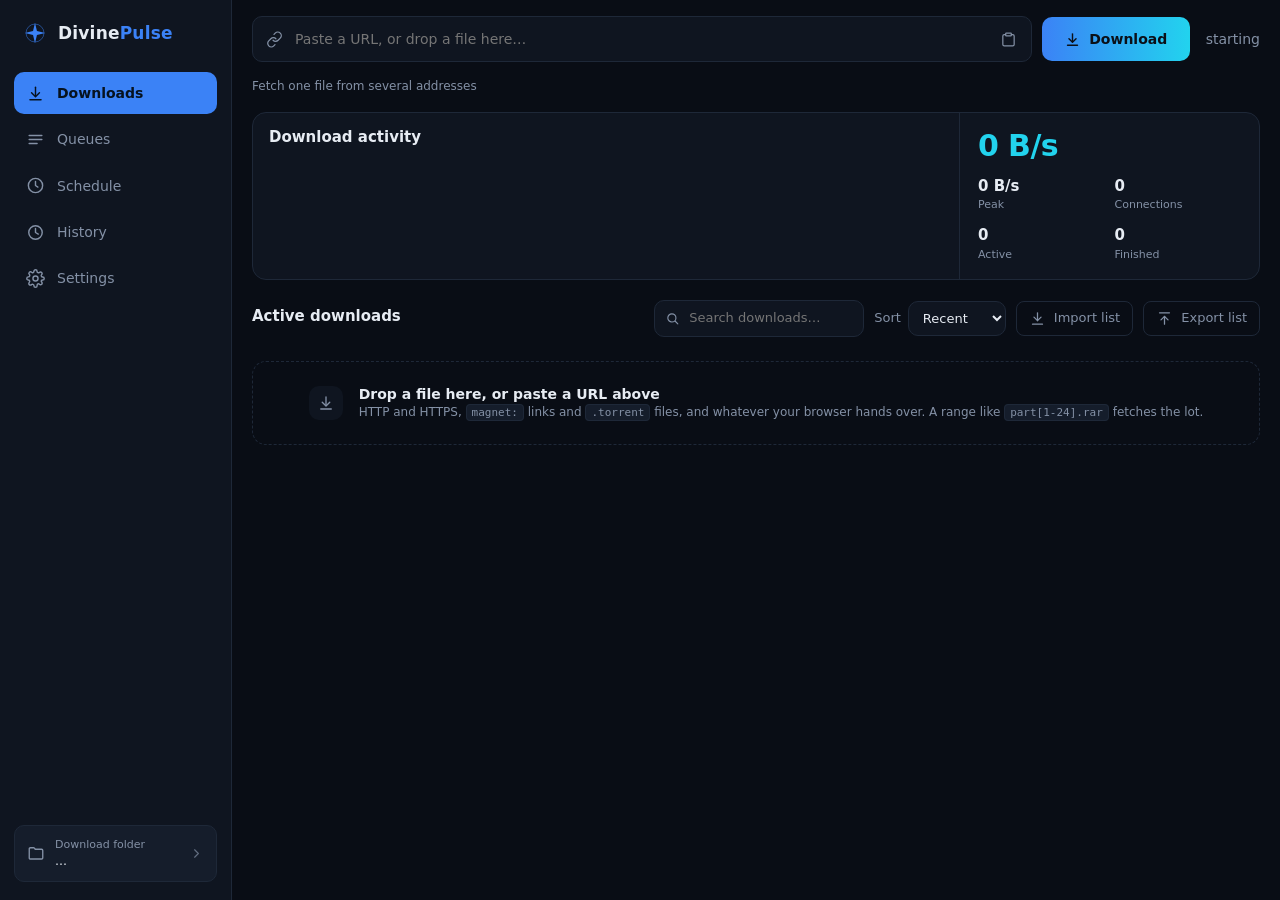
<file: app/ui/index.html>
<!doctype html>
<html lang="en">
  <head>
    <meta charset="utf-8" />
    <meta name="viewport" content="width=device-width, initial-scale=1" />
    <title>DivinePulse</title>
    <link rel="stylesheet" href="styles.css" />
  </head>
  <body>
    <div class="shell">
      <!-- Navigation down the side rather than across the top: the window is
           far wider than it is tall, so the row the tabs used to take is
           worth more to the list than it was to them. -->
      <aside class="sidebar">
        <div class="brand">
          <svg class="mark" viewBox="0 0 32 32" aria-hidden="true">
            <circle cx="16" cy="16" r="11" fill="none" stroke="currentColor" stroke-width="1.2" opacity=".5" />
            <path d="M16 3.5 18.4 13.6 28.5 16 18.4 18.4 16 28.5 13.6 18.4 3.5 16 13.6 13.6z" fill="currentColor" />
          </svg>
          <span class="brand-name">Divine<span class="brand-accent">Pulse</span></span>
        </div>

        <nav class="nav" role="tablist" aria-label="Sections">
          <button
            id="tab-active"
            class="nav-item is-active"
            data-tab="active"
            role="tab"
            aria-selected="true"
            aria-controls="panel-active"
          >
            <svg viewBox="0 0 24 24" aria-hidden="true"><path d="M12 4v11" /><path d="m7 11 5 5 5-5" /><path d="M5 20h14" /></svg>
            <span>Downloads</span>
          </button>
          <button
            id="tab-queues"
            class="nav-item"
            data-tab="queues"
            role="tab"
            aria-selected="false"
            aria-controls="panel-queues"
          >
            <svg viewBox="0 0 24 24" aria-hidden="true"><path d="M4 7h16" /><path d="M4 12h16" /><path d="M4 17h10" /></svg>
            <span>Queues</span>
          </button>
          <button
            id="tab-schedule"
            class="nav-item"
            data-tab="schedule"
            role="tab"
            aria-selected="false"
            aria-controls="panel-schedule"
          >
            <svg viewBox="0 0 24 24" aria-hidden="true"><circle cx="12" cy="12" r="9" /><path d="M12 7v5l3 2" /></svg>
            <span>Schedule</span>
          </button>
          <button
            id="tab-history"
            class="nav-item"
            data-tab="history"
            role="tab"
            aria-selected="false"
            aria-controls="panel-history"
          >
            <svg viewBox="0 0 24 24" aria-hidden="true"><circle cx="12" cy="12" r="8.5" /><path d="M12 7v5l3.5 2" /></svg>
            <span>History</span>
          </button>
          <button
            id="tab-settings"
            class="nav-item"
            data-tab="settings"
            role="tab"
            aria-selected="false"
            aria-controls="panel-settings"
          >
            <svg viewBox="0 0 24 24" aria-hidden="true"><circle cx="12" cy="12" r="3.2" /><path d="M19.4 14.5a1.7 1.7 0 0 0 .34 1.88l.06.06a2 2 0 1 1-2.84 2.83l-.06-.06a1.7 1.7 0 0 0-1.88-.33 1.7 1.7 0 0 0-1 1.56V21a2 2 0 1 1-4 0v-.1a1.7 1.7 0 0 0-1.1-1.55 1.7 1.7 0 0 0-1.88.33l-.06.06a2 2 0 1 1-2.83-2.83l.06-.06a1.7 1.7 0 0 0 .33-1.88 1.7 1.7 0 0 0-1.56-1H3a2 2 0 1 1 0-4h.1a1.7 1.7 0 0 0 1.55-1.1 1.7 1.7 0 0 0-.33-1.88l-.06-.06a2 2 0 1 1 2.83-2.83l.06.06a1.7 1.7 0 0 0 1.88.33H9a1.7 1.7 0 0 0 1-1.56V3a2 2 0 1 1 4 0v.1a1.7 1.7 0 0 0 1 1.56 1.7 1.7 0 0 0 1.88-.33l.06-.06a2 2 0 1 1 2.83 2.83l-.06.06a1.7 1.7 0 0 0-.33 1.88V9a1.7 1.7 0 0 0 1.56 1H21a2 2 0 1 1 0 4h-.1a1.7 1.7 0 0 0-1.5 1.1z" /></svg>
            <span>Settings</span>
          </button>
        </nav>

        <!-- Where things land, in reach from wherever you are rather than
             only from the settings pane. -->
        <button id="sidebar-folder" class="folder-card" type="button">
          <svg viewBox="0 0 24 24" aria-hidden="true"><path d="M3 6.5A1.5 1.5 0 0 1 4.5 5h4.3a1.5 1.5 0 0 1 1.1.48L11 7h8.5A1.5 1.5 0 0 1 21 8.5v10a1.5 1.5 0 0 1-1.5 1.5h-15A1.5 1.5 0 0 1 3 18.5z" /></svg>
          <span class="folder-text">
            <small>Download folder</small>
            <span id="sidebar-folder-path">…</span>
          </span>
          <svg class="chev" viewBox="0 0 24 24" aria-hidden="true"><path d="m9 6 6 6-6 6" /></svg>
        </button>
      </aside>

      <div class="content">
        <header class="topbar">
          <form id="add" class="add">
            <!-- The field and the two marks that sit inside it, wrapped so
                 they are positioned against the field rather than the form.
                 The form's right-hand edge is not a fixed thing: the queue
                 picker appears there the moment a queue exists, and a button
                 placed by eye from that edge landed on top of it. -->
            <span class="add-field">
              <svg class="add-mark" viewBox="0 0 24 24" aria-hidden="true"><path d="M10 13a5 5 0 0 0 7.1.1l3-3a5 5 0 0 0-7.1-7.1L11.3 4.7" /><path d="M14 11a5 5 0 0 0-7.1-.1l-3 3a5 5 0 0 0 7.1 7.1l1.7-1.7" /></svg>
              <input
                id="url"
                type="url"
                placeholder="Paste a URL, or drop a file here…"
                spellcheck="false"
                autocomplete="off"
              />
              <button type="button" id="paste" class="in-field" title="Paste from the clipboard">
                <svg viewBox="0 0 24 24" aria-hidden="true"><rect x="8" y="3" width="8" height="4" rx="1" /><path d="M16 5h2a2 2 0 0 1 2 2v12a2 2 0 0 1-2 2H6a2 2 0 0 1-2-2V7a2 2 0 0 1 2-2h2" /></svg>
                <span class="sr-only">Paste from the clipboard</span>
              </button>
            </span>
            <!-- Hidden until there is a queue to choose. Somebody who never
                 makes one should never see a control asking which they want. -->
            <label id="queue-pick-wrap" class="queue-pick" hidden>
              <span class="sr-only">Queue</span>
              <select id="queue-pick" title="Put this download in a queue">
                <option value="">No queue</option>
              </select>
            </label>
            <!-- Only for an archive, and only before downloading one: the
                 whole point is seeing what is in it without fetching it. -->
            <button type="button" id="peek" class="ghost with-icon" hidden>
              <svg viewBox="0 0 24 24" aria-hidden="true"><path d="M2 12s3.5-7 10-7 10 7 10 7-3.5 7-10 7-10-7-10-7z" /><circle cx="12" cy="12" r="3" /></svg>
              <span>Look inside</span>
            </button>
            <!-- For a page rather than a file. Shown for any web address,
                 because a directory listing has no extension and a page
                 often has one: the address cannot tell them apart, and the
                 engine checks the content type before parsing anything. -->
            <button type="button" id="grab" class="ghost with-icon" hidden>
              <svg viewBox="0 0 24 24" aria-hidden="true"><path d="M10 13a5 5 0 0 0 7 0l2-2a5 5 0 0 0-7-7l-1 1" /><path d="M14 11a5 5 0 0 0-7 0l-2 2a5 5 0 0 0 7 7l1-1" /></svg>
              <span>Get links</span>
            </button>
            <button type="submit" class="primary">
              <svg viewBox="0 0 24 24" aria-hidden="true"><path d="M12 4v11" /><path d="m7 11 5 5 5-5" /><path d="M5 20h14" /></svg>
              <span>Download</span>
            </button>
          </form>

          <div class="status">
            <span id="engine-text">starting</span>
          </div>
        </header>

        <!-- Behind a disclosure, and closed by default: having two addresses
             for one file is a rare thing to have, and this must not be
             mistaken for the URL field's own `[1-100]` expansion, which makes
             a hundred *different* downloads rather than one faster one. -->
        <details id="mirrors-wrap" class="mirrors">
          <summary>Fetch one file from several addresses</summary>
          <label class="sr-only" for="mirrors">Other addresses, one per line</label>
          <textarea
            id="mirrors"
            rows="2"
            placeholder="One address per line, each serving the same file as the one above."
            spellcheck="false"
            autocomplete="off"
          ></textarea>
          <p class="mirrors-note">
            Each is checked against the address above before any of them is
            used: the same length, and the same bytes at both ends of the
            file. One that disagrees is reported and left out rather than
            mixed in.
          </p>
        </details>

        <!-- The machine is about to be taken away, and until this existed
             the only place that was said was the process's stderr, which
             nobody running a windowed app ever sees. Above the panels and
             not inside one, because which tab happens to be open has
             nothing to do with whether the PC is about to shut down. -->
        <section id="armed" class="armed" hidden role="alert">
          <p id="armed-text"></p>
          <button type="button" id="armed-cancel" class="primary">Don't</button>
        </section>

        <!-- Pairing is a security decision, so it interrupts rather than sitting
             in a settings pane the user may never open. -->
        <section id="pairing" class="pairing" hidden></section>

        <!-- Things the user opened with this app that it could not act on. Said
             in the window rather than a toast, because a toast is gone in four
             seconds and this is the only explanation there will be. -->
        <section id="notices" class="notices" hidden></section>

        <main>
          <section id="panel-active" class="panel" role="tabpanel" aria-labelledby="tab-active">
            <div class="activity">
              <div class="activity-chart">
                <h2>Download activity</h2>
                <canvas id="graph" height="96"></canvas>
                <div id="graph-tip" class="graph-tip" hidden></div>
              </div>
              <div class="activity-stats">
                <div id="speed-now" class="stat-big">0 B/s</div>
                <!-- Four numbers, each one the engine actually measures. A
                     download manager has nothing to say about upload. -->
                <div class="stat-grid">
                  <div class="stat">
                    <span id="stat-peak" class="stat-value">0 B/s</span>
                    <small>Peak</small>
                  </div>
                  <div class="stat">
                    <span id="speed-conns" class="stat-value">0</span>
                    <small>Connections</small>
                  </div>
                  <div class="stat">
                    <span id="stat-active" class="stat-value">0</span>
                    <small>Active</small>
                  </div>
                  <div class="stat">
                    <span id="stat-done" class="stat-value">0</span>
                    <small>Finished</small>
                  </div>
                </div>
              </div>
            </div>

            <div class="list-head">
              <h2>Active downloads <span id="active-count" class="count"></span></h2>
              <div class="list-tools">
                <label class="search">
                  <svg viewBox="0 0 24 24" aria-hidden="true"><circle cx="11" cy="11" r="6.5" /><path d="m16 16 4.5 4.5" /></svg>
                  <input id="search" type="search" placeholder="Search downloads…" autocomplete="off" />
                  <span class="sr-only">Search downloads</span>
                </label>
                <label class="sort">
                  <span class="sort-label">Sort</span>
                  <select id="sort">
                    <option value="recent">Recent</option>
                    <option value="name">Name</option>
                    <option value="size">Size</option>
                    <option value="progress">Progress</option>
                  </select>
                </label>
                <!-- A list, not a session. Export writes what is still to
                     download in aria2's input-file format, so the file is
                     one aria2c reads too; import takes that, a bare list of
                     addresses, or an .ef2 from IDM. -->
                <button type="button" id="import-list" class="ghost with-icon" title="Queue the downloads in a text list, or in an .ef2 exported from IDM.">
                  <svg viewBox="0 0 24 24" aria-hidden="true"><path d="M12 4v11" /><path d="m7 10 5 5 5-5" /><path d="M5 20h14" /></svg>
                  <span>Import list</span>
                </button>
                <button type="button" id="export-list" class="ghost with-icon" title="Write everything still to download out as a text list, with its mirrors.">
                  <svg viewBox="0 0 24 24" aria-hidden="true"><path d="M12 20V9" /><path d="m7 14 5-5 5 5" /><path d="M5 4h14" /></svg>
                  <span>Export list</span>
                </button>
              </div>
            </div>

            <div id="jobs" class="jobs"></div>

            <div id="dropzone" class="dropzone">
              <svg viewBox="0 0 24 24" aria-hidden="true"><path d="M12 4v11" /><path d="m7 11 5 5 5-5" /><path d="M5 20h14" /></svg>
              <div class="dropzone-text">
                <strong>Drop a file here, or paste a URL above</strong>
                <small>HTTP and HTTPS, <code>magnet:</code> links and <code>.torrent</code> files, and whatever your browser hands over. A range like <code>part[1-24].rar</code> fetches the lot.</small>
              </div>
            </div>

            <details id="done-wrap" class="done" open hidden>
              <summary>
                <svg class="chev" viewBox="0 0 24 24" aria-hidden="true"><path d="m9 6 6 6-6 6" /></svg>
                <span>Finished <span id="done-count" class="count"></span></span>
              </summary>
              <div id="done-list" class="done-list"></div>
            </details>
          </section>

          <section
            id="panel-queues"
            class="panel"
            role="tabpanel"
            aria-labelledby="tab-queues"
            hidden
          >
            <div class="list-head">
              <h2>Queues</h2>
            </div>

            <p class="queues-note">
              A queue runs a few of its downloads at a time and holds the rest
              back. Switching one off stops it starting anything more; whatever
              it already has running carries on, because stopping a transfer
              mid-flight is what Pause is for.
            </p>

            <form id="queue-add" class="queue-add">
              <label class="sr-only" for="queue-name">Queue name</label>
              <input
                id="queue-name"
                class="text-input"
                type="text"
                placeholder="Name, such as “overnight”"
                maxlength="64"
                autocomplete="off"
              />
              <label class="queue-at-once">
                <span>at once</span>
                <input id="queue-at-once" type="number" min="1" max="16" step="1" value="2" />
              </label>
              <button type="submit" class="primary">
                <span>Add queue</span>
              </button>
            </form>

            <div id="queue-list" class="queue-list"></div>
          </section>

          <section
            id="panel-schedule"
            class="panel"
            role="tabpanel"
            aria-labelledby="tab-schedule"
            hidden
          >
            <div class="list-head">
              <h2>Schedule</h2>
            </div>

            <p class="queues-note">
              Slow downloads down, or stop them altogether, at times you
              choose. While a rule is in force it decides the speed, instead
              of the limit in Settings — so you can hold downloads back
              during the day and let them run at full speed overnight. Where
              two rules overlap, the stricter one wins.
            </p>

            <div id="schedule-now" class="schedule-now"></div>

            <div id="schedule-list" class="schedule-list"></div>

            <div class="manual">
              <button id="add-rule" class="ghost">Add a rule…</button>
            </div>
          </section>

          <section
            id="panel-history"
            class="panel"
            role="tabpanel"
            aria-labelledby="tab-history"
            hidden
          >
            <div class="panel-head">
              <h2>History</h2>
              <div class="panel-actions">
                <button id="clear-incomplete" class="ghost">Clear incomplete</button>
                <button id="clear-history" class="ghost">Clear all</button>
              </div>
            </div>

            <!-- Filters and a search field, not more buttons. History is kept
                 for good and is read far more often than it is acted on, so
                 the useful controls are the ones that find a row: "where is
                 that ISO from March" and "what did I never finish" are the
                 two questions an archive exists to answer. -->
            <div class="history-tools">
              <div class="filters" role="group" aria-label="Show which downloads">
                <button type="button" class="filter-chip" data-outcome="all" aria-pressed="true">All</button>
                <button type="button" class="filter-chip" data-outcome="completed" aria-pressed="false">Completed</button>
                <button type="button" class="filter-chip" data-outcome="incomplete" aria-pressed="false">Incomplete</button>
                <button type="button" class="filter-chip" data-outcome="failed" aria-pressed="false">Failed</button>
                <button type="button" class="filter-chip" data-outcome="cancelled" aria-pressed="false">Cancelled</button>
              </div>
              <label class="search">
                <svg viewBox="0 0 24 24" aria-hidden="true"><circle cx="11" cy="11" r="6.5" /><path d="m16 16 4.5 4.5" /></svg>
                <input id="history-search" type="search" placeholder="Search downloads…" autocomplete="off" />
                <span class="sr-only">Search history</span>
              </label>
            </div>

            <div id="history" class="history"></div>
          </section>

          <section
            id="panel-settings"
            class="panel"
            role="tabpanel"
            aria-labelledby="tab-settings"
            hidden
          >
            <h2>Downloads</h2>
            <label
              class="row switch"
              title="Enforced by the engine, not the extension, so it holds even if an extension is out of date or compromised."
            >
              <input type="checkbox" id="integration" />
              <span>Take over downloads from the browser</span>
            </label>

            <label class="row">
              <span>Only take over files larger than</span>
              <select id="min-size">
                <option value="1048576">1 MB</option>
                <option value="2097152">2 MB</option>
                <option value="5242880">5 MB</option>
                <option value="10485760">10 MB</option>
                <option value="52428800">50 MB</option>
              </select>
            </label>

            <label
              class="row"
              title="Each download opens its own fan of connections, so more at once is the same bandwidth split more ways, not more speed."
            >
              <span>Download at most</span>
              <select id="max-concurrent">
                <option value="1">1 at a time</option>
                <option value="2">2 at a time</option>
                <option value="3">3 at a time</option>
                <option value="4">4 at a time</option>
                <option value="6">6 at a time</option>
                <option value="8">8 at a time</option>
              </select>
            </label>

            <div class="row">
              <span>
                Download folder
                <small id="folder-path" class="path-small"></small>
              </span>
              <button id="choose-folder" class="ghost">Choose…</button>
              <button id="reset-folder" class="ghost" title="Go back to your Downloads folder">Default</button>
            </div>

            <label
              class="row switch"
              title="Video, Audio, Documents, Programs, Archives and Images. Anything else stays in the download folder."
            >
              <input type="checkbox" id="sort-into-folders" />
              <span>Sort downloads into folders by type</span>
            </label>

            <label
              class="row switch"
              title="Windows Defender is asked about each finished file. Nothing is ever deleted or quarantined: a detection fails the download and leaves the file where it is."
            >
              <input type="checkbox" id="scan-downloads" />
              <span>Have Windows Defender check finished downloads</span>
            </label>

            <label
              class="row switch"
              title="A finished .zip is unpacked into a folder of the same name beside it. The archive is kept. Entries with a name that points outside that folder are skipped rather than written."
            >
              <input type="checkbox" id="extract-zips" />
              <span>Unpack a finished .zip into a folder beside it</span>
            </label>

            <!-- A program and a list of arguments, not a command line. See
                 crates/idm-engine/src/hook.rs: a command line has to be
                 parsed back into a list by something, and a server that
                 names a file `x & calc.exe` would then have run a command.
                 Only a .exe for the same reason -- a .bat is read by
                 cmd.exe, which brings the parser back. -->
            <label
              class="row"
              title="The full path to a .exe. Nothing else can be run: a .bat, .cmd or .ps1 is read by another program that would treat the file name as part of a command. It cannot live in a download folder either, because a download could then replace it."
            >
              <span>Run this program when a download finishes</span>
              <input
                type="text"
                id="hook-program"
                class="text-input"
                spellcheck="false"
                placeholder="nothing"
              />
            </label>

            <label
              class="row"
              title="One argument per line, each passed as one argument. {path} is the finished file, {name} just its name, and {folder} the folder it is in."
            >
              <span>…with these arguments, one per line</span>
              <textarea id="hook-arguments" class="text-input" rows="3" spellcheck="false" placeholder="--file={path}"></textarea>
            </label>

            <label
              class="row"
              title="Shared by every download, and applied to downloads already running, so the connection stays usable for everything else."
            >
              <span>Limit the total download speed to</span>
              <select id="speed-limit">
                <option value="0">no limit</option>
                <option value="524288">512 KB/s</option>
                <option value="1048576">1 MB/s</option>
                <option value="2097152">2 MB/s</option>
                <option value="5242880">5 MB/s</option>
                <option value="10485760">10 MB/s</option>
                <option value="26214400">25 MB/s</option>
                <option value="52428800">50 MB/s</option>
              </select>
            </label>

            <div class="row" title="Toggle between bits per second (Mbps) and bytes per second (MB/s).">
              <span>Display speed as</span>
              <button type="button" id="speed-in-bits" class="toggle-btn" aria-pressed="false">
                <span class="toggle-label">MB/s</span>
              </button>
            </div>

            <h2>Across the network</h2>

            <!-- The only setting in this program that opens a port. Off
                 unless somebody switches it on, and narrow when it is on:
                 it can list downloads and pause, resume or cancel one, and
                 there is no route for anything else. -->
            <label
              class="row switch"
              title="Watch downloads from a phone or another PC on the same network. It can pause, resume and cancel; it cannot add a download, change a setting or see a saved password."
            >
              <input type="checkbox" id="web-interface" />
              <span>Let other devices on this network watch downloads</span>
            </label>

            <label class="row" id="web-port-row" hidden title="Pick another port if something else on this PC already has this one.">
              <span>On port</span>
              <input type="number" id="web-port" class="text-input" min="1024" max="65535" step="1" />
            </label>

            <div class="row" id="web-address-row" hidden>
              <span>
                Open this on the other device
                <!-- Said here as well as on the page itself. Somebody
                     deciding whether to switch this on should be told
                     before they do, not after. -->
                <small
                  >The link holds the key, so treat it like a password. The
                  connection is not encrypted, so leave this off on a network
                  you do not trust.</small
                >
              </span>
              <button type="button" id="copy-web-address" class="ghost">Copy link</button>
            </div>

            <!-- A separate switch from the one above, because the two are
                 not the same risk. The web interface cannot add a download;
                 this exists so other people's tools can. It listens on this
                 PC only, which is why there is no warning about networks
                 here and why there is no option to change that. -->
            <label
              class="row switch"
              title="Lets tools written for aria2 — AriaNg, Motrix, browser add-ons, scripts — drive DivinePulse instead. Listens on this PC only."
            >
              <input type="checkbox" id="rpc-interface" />
              <span>Let aria2-compatible tools on this PC control downloads</span>
            </label>

            <label class="row" id="rpc-port-row" hidden title="aria2's usual port. Change it if you also run aria2 itself.">
              <span>On port</span>
              <input type="number" id="rpc-port" class="text-input" min="1024" max="65535" step="1" />
            </label>

            <div class="row" id="rpc-secret-row" hidden>
              <span>
                The secret these tools must present
                <small
                  >Paste it into the client's "RPC secret" box. It stays on
                  this PC and never crosses the network.</small
                >
              </span>
              <button type="button" id="copy-rpc-secret" class="ghost">Copy secret</button>
            </div>

            <h2>Connection</h2>

            <!-- Three choices rather than an address box with a switch,
                 because "however the machine is set up" is what happens by
                 default and is genuinely different from "straight out". The
                 HTTP client reads HTTP_PROXY from the environment unless it
                 is told not to, so without a Direct to pick there would be
                 no way to ask for a plain connection. -->
            <label
              class="row"
              title="Applies to downloads, to the request that asks a server what a file is called, and to looking up a published hash. Torrents and FTP go their own way."
            >
              <span>Send requests</span>
              <select id="proxy-mode">
                <option value="system">however this machine is set up</option>
                <option value="direct">straight out, ignoring any system proxy</option>
                <option value="manual">through a proxy I name</option>
                <option value="auto">through whichever proxy the network says</option>
                <option value="pac">through the proxy a script I name decides</option>
              </select>
            </label>

            <label class="row" id="proxy-address-row" hidden>
              <span id="proxy-address-label">Proxy address</span>
              <input
                id="proxy-address"
                class="text-input"
                type="text"
                placeholder="http://127.0.0.1:3128"
                spellcheck="false"
                autocomplete="off"
              />
            </label>
            <p class="proxy-note" id="proxy-script-note" hidden>
              A proxy auto-config script decides which proxy to use for each
              address. Windows fetches and runs it, so DivinePulse gets the
              same answer every other program on this machine does.
            </p>
            <p class="proxy-note" id="proxy-note" hidden>
              http, https, socks5 or socks5h. Put the address alone here —
              this setting is kept in the clear, so a password typed into it
              would be too. If the proxy wants one, save it under
              <b>Saved passwords</b> below, where Windows keeps it.
            </p>

            <h2>Starting up</h2>
            <label class="row switch" title="Comes up in the tray, not as a window.">
              <input type="checkbox" id="start-with-windows" />
              <span>Start DivinePulse when I sign in</span>
            </label>
            <label
              class="row switch"
              title="Anything authorised by your browser is listed but not restarted, because its cookies were never stored."
            >
              <input type="checkbox" id="resume-on-start" />
              <span>Pick up interrupted downloads</span>
            </label>

            <h2>When the queue finishes</h2>
            <label class="row">
              <span>Then</span>
              <select id="post-action">
                <option value="nothing">do nothing</option>
                <option value="exit_app">quit DivinePulse</option>
                <option value="sleep">sleep</option>
                <option value="hibernate">hibernate</option>
                <option value="shutdown">shut down the PC</option>
              </select>
            </label>
            <label class="row">
              <span>after a countdown of</span>
              <select id="countdown">
                <option value="15">15 seconds</option>
                <option value="30">30 seconds</option>
                <option value="60">60 seconds</option>
                <option value="120">2 minutes</option>
              </select>
            </label>

            <!-- Passwords for sites and proxies. The passwords themselves
                 are never in this window: the engine puts them straight into
                 Windows' vault and only ever hands back who they are for. -->
            <section id="passwords-card" class="card">
              <h2>Saved passwords</h2>
              <p class="note">
                Kept in Windows' own Credential Manager, not in this app's
                files — so you can see and delete them in Control Panel even
                if DivinePulse is not running. Nothing here is ever shown
                back to you, including to this window.
              </p>
              <div id="password-list" class="browser-list"></div>
              <div class="manual">
                <button id="add-password" class="ghost">Save a password…</button>
              </div>
            </section>

            <!-- The programs this app runs but did not build. Here, in the
                 open, rather than only behind a download that has already
                 gone wrong: the answer to "why was the sound not joined on"
                 is a hundred-megabyte download somebody has to agree to, and
                 agreeing to it after the fact is worse than being asked. -->
            <section id="tools-card" class="card">
              <h2>Video tools</h2>
              <p class="note">
                Some video arrives as separate picture and sound tracks.
                Joining them needs <code>ffmpeg</code>, which is not included
                because it is larger than the rest of this app put together. A
                copy already on your PATH is used as it stands. One fetched
                here is checked against the exact build DivinePulse pins —
                when it arrives, and again every time before it runs.
              </p>
              <div id="tools-list" class="browser-list"></div>

              <!-- A short list rather than a box to type a height into: the
                   sites this applies to offer a handful of renditions, and a
                   free-text height invites 1079. A ceiling is a ceiling where
                   the site has something under it; where it does not, the
                   video is fetched anyway rather than refused. -->
              <label
                class="row"
                title="Only applies to a video fetched from a page by yt-dlp. A file downloaded straight from a link has one version — the one at that address — and there is nothing to choose between."
              >
                <span>Fetch video at</span>
                <select id="video-quality">
                  <option value="best">the best the site has</option>
                  <option value="up_to1080">1080p or under</option>
                  <option value="up_to720">720p or under</option>
                  <option value="up_to480">480p or under</option>
                  <option value="audio_only">sound only</option>
                </select>
              </label>
            </section>

            <!-- Which browsers are connected, and how to connect the rest. One
                 place for what used to be two: installing the extension and
                 listing the paired ones were the same job seen from either end. -->
            <section id="browser-card" class="card">
              <h2>Browser integration</h2>
              <div class="card-sub">Your browsers</div>

              <div id="browser-list" class="browser-list"></div>

              <!-- Browsers the user has taken off the list, each one click from
                   coming back. Hidden is only about the view. -->
              <div id="browser-hidden" class="browser-hidden" hidden></div>

              <div class="manual">
                <div class="manual-title">Need to install manually?</div>
                <button id="toggle-instructions" class="ghost" aria-expanded="false" aria-controls="instructions">
                  Show Installation Instructions
                </button>

                <div id="instructions" class="instructions" hidden>
                  <p class="note">
                    DivinePulse is already registered with your browsers. The
                    extension itself has to be added by hand, because it is not in
                    any web store and a browser will only load one from its own
                    developer page.
                  </p>
                  <ol class="steps">
                    <li>
                      Open <code>chrome://extensions</code> — or
                      <code>about:debugging</code> in Firefox.
                    </li>
                    <li>Turn on <b>Developer mode</b>.</li>
                    <li>
                      Choose <b>Load unpacked</b> and pick the folder below. In
                      Firefox it is <b>Load Temporary Add-on</b>, and you pick
                      <code>manifest.json</code> inside it.
                    </li>
                  </ol>
                  <div id="instruction-paths" class="instruction-paths"></div>
                </div>
              </div>
            </section>
          </section>
        </main>
      </div>
    </div>

    <div id="toast" class="toast" role="status" aria-live="polite" aria-atomic="true" hidden></div>

    <!-- Its counterpart: the one that asks for a value rather than for a
         yes. A 64-character hash is not something to paste into the
         browser's own prompt box. -->
    <div id="ask-modal" class="modal-overlay" hidden>
      <div class="modal">
        <p id="ask-message"></p>
        <input id="ask-input" class="ask-input" type="text" spellcheck="false" autocomplete="off" />
        <!-- Shown only when the caller asks for it, so the common case stays
             a one-field prompt somebody can finish with Enter. -->
        <label id="ask-extra-row" hidden>
          <span id="ask-extra-label"></span>
          <input
            id="ask-extra"
            class="ask-input"
            type="text"
            spellcheck="false"
            autocomplete="off"
          />
        </label>
        <div class="modal-actions">
          <button id="ask-cancel" class="ghost">Cancel</button>
          <button id="ask-ok">OK</button>
        </div>
      </div>
    </div>

    <!-- A single reusable confirmation, built once and filled in by whatever
         asks for it, rather than one dialog per destructive action. -->
    <!-- Three fields rather than `askFor`'s one. The password field is a
         real `type=password`, so it is not read over somebody's shoulder and
         not offered to the browser engine's own autofill as plain text. -->
    <!-- Seven checkboxes rather than a drag-to-paint week grid. The grid
         looks better in a screenshot and is worse to use with a keyboard,
         and this says exactly the same thing. -->
    <div id="links-modal" class="modal-overlay" hidden>
      <div class="modal modal-wide">
        <p id="links-message">Links on this page</p>
        <div class="links-head">
          <label class="links-every">
            <input type="checkbox" id="links-every" />
            <span>Tick everything shown</span>
          </label>
          <span class="spacer"></span>
          <label class="links-kind">
            <span class="sr-only">Show only one kind</span>
            <select id="links-kind" title="Show only one kind">
              <option value="">Everything</option>
            </select>
          </label>
        </div>
        <div id="links-list" class="links-list"></div>
        <div class="modal-actions">
          <button id="links-close" class="ghost">Close</button>
          <!-- A second grab rather than a setting, so the cheap answer is
               the one that happens by default and the expensive one is
               asked for by name. -->
          <button id="links-deeper" class="ghost">Read those pages too</button>
          <button id="links-add">Download the ticked ones</button>
        </div>
      </div>
    </div>

    <div id="archive-modal" class="modal-overlay" hidden>
      <div class="modal modal-wide">
        <p id="archive-message">Inside this archive</p>
        <div id="archive-list" class="archive-list"></div>
        <div class="modal-actions">
          <button id="archive-close" class="ghost">Close</button>
          <button id="archive-download">Download it</button>
        </div>
      </div>
    </div>

    <div id="rule-modal" class="modal-overlay" hidden>
      <div class="modal">
        <p id="rule-message">Add a rule</p>

        <div id="rule-days" class="rule-days"></div>

        <label class="row">
          <span>From</span>
          <input id="rule-start" class="text-input" type="time" step="300" value="09:00" />
        </label>
        <label class="row">
          <span>Until</span>
          <input id="rule-end" class="text-input" type="time" step="300" value="17:00" />
        </label>
        <p class="note" id="rule-overnight" hidden>
          Ends earlier than it starts, so this runs past midnight — on the
          nights of the days ticked above.
        </p>

        <label class="row">
          <span>Then</span>
          <select id="rule-action">
            <option value="limit">limit the speed to</option>
            <option value="open">let downloads run at full speed</option>
            <option value="stop">do not download at all</option>
          </select>
        </label>
        <label class="row" id="rule-speed-row">
          <span class="sr-only">Speed</span>
          <select id="rule-speed">
            <option value="51200">50 KB/s</option>
            <option value="131072">128 KB/s</option>
            <option value="262144">256 KB/s</option>
            <option value="524288">512 KB/s</option>
            <option value="1048576">1 MB/s</option>
            <option value="2097152">2 MB/s</option>
            <option value="5242880">5 MB/s</option>
            <option value="10485760">10 MB/s</option>
          </select>
        </label>

        <div class="modal-actions">
          <button id="rule-cancel" class="ghost">Cancel</button>
          <button id="rule-ok">Save</button>
        </div>
      </div>
    </div>

    <div id="credential-modal" class="modal-overlay" hidden>
      <div class="modal">
        <p id="credential-message">Save a password</p>
        <label class="row">
          <span>For</span>
          <select id="credential-kind">
            <option value="site">a site</option>
            <option value="proxy">a proxy</option>
          </select>
        </label>
        <input
          id="credential-where"
          class="ask-input"
          type="text"
          spellcheck="false"
          autocomplete="off"
          placeholder="https://example.com"
        />
        <input
          id="credential-user"
          class="ask-input"
          type="text"
          spellcheck="false"
          autocomplete="off"
          placeholder="Username"
        />
        <input
          id="credential-secret"
          class="ask-input"
          type="password"
          autocomplete="new-password"
          placeholder="Password"
        />
        <div class="modal-actions">
          <button id="credential-cancel" class="ghost">Cancel</button>
          <button id="credential-ok">Save</button>
        </div>
      </div>
    </div>

    <div id="confirm-modal" class="modal-overlay" hidden>
      <div class="modal">
        <p id="confirm-message"></p>
        <!-- Shown only when the caller passed a rememberKey. Without one
             there is nothing to remember, and a checkbox that does nothing
             is worse than no checkbox. -->
        <label id="confirm-remember-row" class="modal-remember">
          <input type="checkbox" id="confirm-remember" />
          Remember my choice
        </label>
        <div class="modal-actions">
          <button id="confirm-cancel" class="ghost">Cancel</button>
          <button id="confirm-ok" class="danger">Confirm</button>
        </div>
      </div>
    </div>

    <script type="module" src="app.js"></script>
  </body>
</html>
</file>
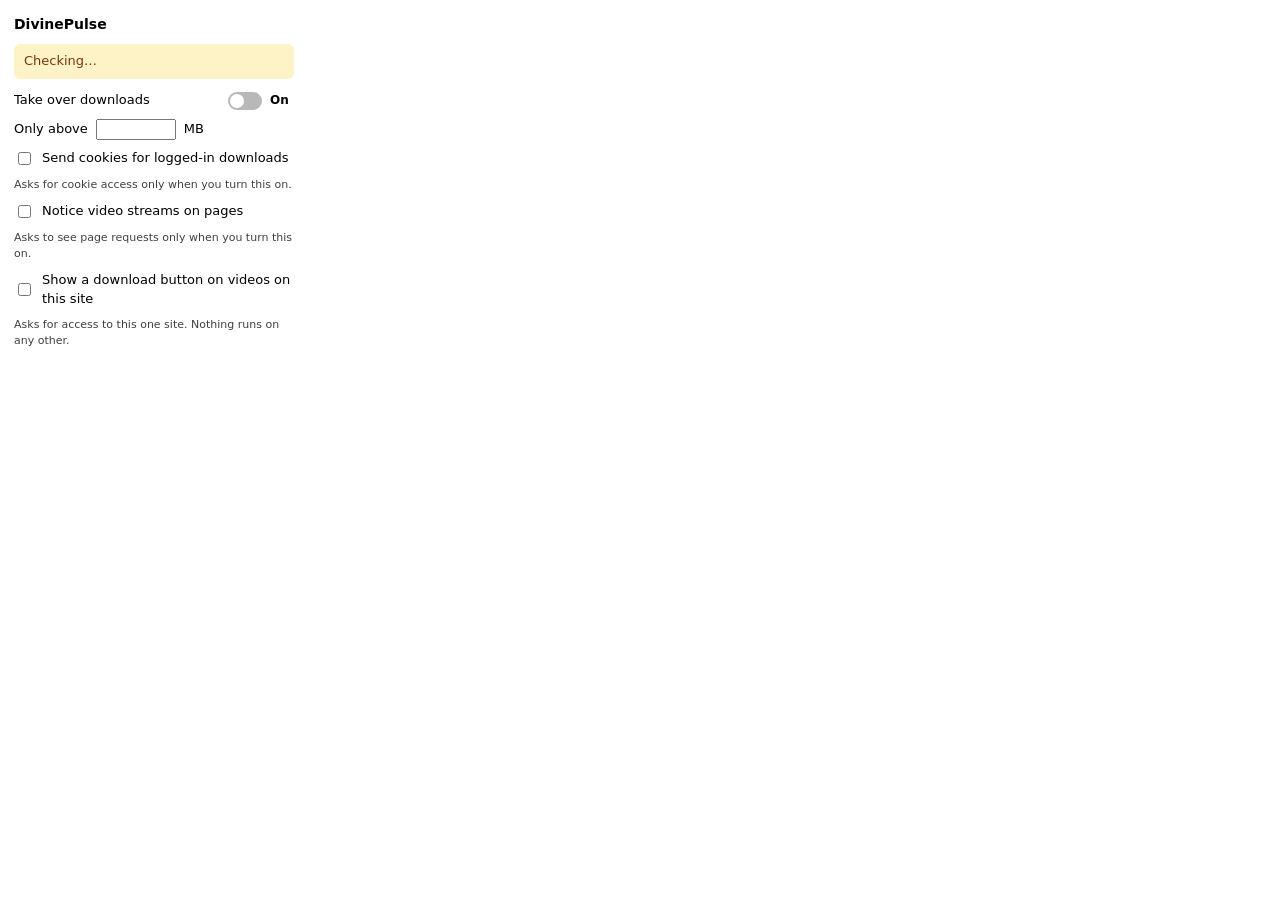
<file: extension/shared/popup.html>
<!doctype html>
<html lang="en">
  <head>
    <meta charset="utf-8" />
    <title>DivinePulse</title>
    <style>
      :root { color-scheme: light dark; }
      body {
        font: 13px/1.45 system-ui, sans-serif;
        margin: 0; padding: 14px; width: 280px;
        background: Canvas; color: CanvasText;
      }
      h1 { font-size: 14px; margin: 0 0 10px; }
      .status { padding: 8px 10px; border-radius: 6px; margin-bottom: 12px; }
      /* The browser's own words, under the headline: smaller, and able to
         wrap, because these strings are a sentence long. */
      .detail { margin-top: 6px; font-size: 11px; opacity: 0.85; overflow-wrap: anywhere; }
      .ok   { background: #e7f5ec; color: #14532d; }
      .warn { background: #fef3c7; color: #78350f; }
      .bad  { background: #fee2e2; color: #7f1d1d; }
      @media (prefers-color-scheme: dark) {
        .ok { background: #14321f; color: #bbf7d0; }
        .warn { background: #3a2c08; color: #fde68a; }
        .bad { background: #3b1111; color: #fecaca; }
      }
      label { display: flex; align-items: center; gap: 8px; margin: 9px 0; }
      .switch-row { justify-content: space-between; cursor: pointer; }
      .toggle { display: inline-flex; align-items: center; gap: 8px; user-select: none; }
      .toggle input { position: absolute; opacity: 0; width: 0; height: 0; }
      .toggle .track {
        position: relative; width: 34px; height: 18px; border-radius: 999px;
        background: color-mix(in srgb, CanvasText 28%, Canvas);
        transition: background .15s;
      }
      .toggle .track::after {
        content: ""; position: absolute; top: 2px; left: 2px; width: 14px; height: 14px;
        border-radius: 50%; background: Canvas; transition: transform .15s;
      }
      .toggle input:checked + .track { background: #2f9e5b; }
      .toggle input:checked + .track::after { transform: translateX(16px); }
      .toggle input:focus-visible + .track { outline: 2px solid Highlight; outline-offset: 2px; }
      .toggle .state { min-width: 24px; font-size: 12px; font-weight: 600; }
      input[type="number"] { width: 72px; }
      button { margin-top: 10px; width: 100%; padding: 6px; }
      .hint { opacity: .75; font-size: 11px; margin-top: 4px; }
      h2 {
        font-size: 11px; margin: 14px 0 6px; opacity: .8;
        text-transform: uppercase; letter-spacing: .05em;
      }
      #stream-list {
        list-style: none; margin: 0; padding: 0;
        display: flex; flex-direction: column; gap: 6px;
      }
      #stream-list li {
        display: flex; align-items: center; gap: 8px;
        padding: 6px 8px; border-radius: 6px;
        background: color-mix(in srgb, CanvasText 8%, Canvas);
      }
      .kind {
        flex: none; font-size: 10px; font-weight: 700; letter-spacing: .04em;
        padding: 2px 6px; border-radius: 999px; background: #6d28d9; color: #fff;
      }
      /* min-width: 0 is what lets a long address shrink instead of pushing
         the button off the edge of the popup. */
      .where {
        flex: 1; min-width: 0; font-size: 11px;
        overflow: hidden; text-overflow: ellipsis; white-space: nowrap;
      }
      button.grab { margin: 0; width: auto; flex: none; padding: 4px 10px; font-size: 11px; }
    </style>
  </head>
  <body>
    <h1>DivinePulse</h1>
    <div id="status" class="status warn">Checking…</div>

    <!-- A switch with the word beside it, not a bare checkbox: "On" and "Off"
         say which way is which without anyone having to guess. -->
    <label class="switch-row" for="enabled">
      <span>Take over downloads</span>
      <span class="toggle">
        <input type="checkbox" id="enabled" role="switch" />
        <span class="track"></span>
        <span class="state" id="enabled-state">On</span>
      </span>
    </label>
    <label>
      Only above
      <input type="number" id="minSize" min="0" step="1" /> MB
    </label>
    <label>
      <input type="checkbox" id="forwardCookies" />
      Send cookies for logged-in downloads
    </label>
    <div class="hint">
      Asks for cookie access only when you turn this on.
    </div>
    <label>
      <input type="checkbox" id="findStreams" />
      Notice video streams on pages
    </label>
    <div class="hint">
      Asks to see page requests only when you turn this on.
    </div>

    <label>
      <input type="checkbox" id="overlayHere" />
      Show a download button on videos on this site
    </label>
    <div class="hint" id="overlay-hint">
      Asks for access to this one site. Nothing runs on any other.
    </div>

    <!-- Hidden until something is found, so the popup does not carry an
         empty heading around on every page that has no video. -->
    <div id="streams" hidden>
      <h2>On this page</h2>
      <ul id="stream-list"></ul>
    </div>

    <button id="pair" hidden>Request pairing</button>
    <script src="popup.js"></script>
  </body>
</html>
</file>
<file: app/ui/styles.css>
/* Dark by default and only dark: this window sits beside a browser at night,
   and the icon is built for the same palette. */

:root {
  /* The page says it is dark at the top, and everything below sets its own
     colours -- but a `<select>`'s open list, the scrollbars, and the inside
     of a date or number field are drawn by the browser, not from here.
     `select { background }` styles the closed control and reaches nothing
     inside the open one. Without this declaration those are drawn for a
     light page on top of a dark one.

     One line at the root rather than a rule per control: the page was not
     styling them wrongly, it was never saying which scheme it is.

     Honesty about what this is not: I went looking at the dropdowns in the
     real window, could not read the options, and wrote this as the fix. The
     popup is drawn by a separate WebView2 process that the screenshot tool
     masks out, so what I was looking at was very probably the mask and not
     the window. The declaration is still the right one for a dark-only
     page, and it is kept on that ground alone -- not on the strength of a
     bug nobody has confirmed. If somebody does find an unreadable dropdown
     here, this is the first thing to check, and the second is whether the
     app was rebuilt: the UI is embedded at build time. */
  color-scheme: dark;
  --bg: #090d15;
  --panel: #0f1520;
  --panel-2: #151d2b;
  --line: #1e2838;
  --text: #e7ecf3;
  --muted: #8491a6;
  --accent: #3b82f6;
  --accent-dim: #2b5ba8;
  /* The far end of every progress bar and the primary button. One gradient
     used in both, so the thing you press and the thing it fills read as the
     same action. */
  --accent-2: #22d3ee;
  --sweep: linear-gradient(90deg, var(--accent), var(--accent-2));
  --good: #4ad08b;
  --warn: #e0b341;
  --bad: #f0706e;
  --radius: 10px;
  --radius-lg: 14px;
}

* {
  box-sizing: border-box;
}

/* The `hidden` attribute has to beat whatever `display` a class sets. It
   comes from the UA stylesheet, so any author `display` silently wins and
   leaves the element on screen — which is how a dismissed modal stayed up
   with no way left to close it. */
[hidden] {
  display: none !important;
}

/* One visible focus ring for every control a keyboard can land on, so
   tabbing through the window never leaves the current control a guess.
   `:focus-visible` rather than `:focus` so a mouse click does not paint a
   ring nobody asked to see. */
:focus-visible {
  outline: 2px solid var(--accent);
  outline-offset: 2px;
}

html,
body {
  margin: 0;
  height: 100%;
}

body {
  background: var(--bg);
  color: var(--text);
  font: 14px/1.45 "Segoe UI", system-ui, sans-serif;
  /* The window is a tool, not a document: stop text selection turning into
     accidental drags when clicking around a list. */
  user-select: none;
}

/* Said to a screen reader and to nothing else. Used where an icon already
   carries the meaning for everyone who can see it. */
.sr-only {
  position: absolute;
  width: 1px;
  height: 1px;
  padding: 0;
  margin: -1px;
  overflow: hidden;
  clip-path: inset(50%);
  white-space: nowrap;
}

/* --------------------------------------------------------------- shell */

.shell {
  display: flex;
  height: 100%;
}

/* Navigation down the side, not across the top. The window is far wider
   than it is tall, so a row spent on three tabs cost the list more than it
   cost the tabs -- and the sidebar has room for where downloads land, which
   had been buried in settings. */
.sidebar {
  display: flex;
  flex: none;
  flex-direction: column;
  gap: 6px;
  width: 232px;
  padding: 18px 14px;
  background: var(--panel);
  border-right: 1px solid var(--line);
}

.content {
  display: flex;
  flex: 1;
  flex-direction: column;
  min-width: 0;
}

.brand {
  display: flex;
  align-items: center;
  gap: 10px;
  padding: 2px 8px 20px;
  font-size: 17px;
  font-weight: 600;
  letter-spacing: 0.2px;
  white-space: nowrap;
}

.mark {
  width: 26px;
  height: 26px;
  flex: none;
  color: var(--accent);
}

.brand-accent {
  color: var(--accent);
}

.nav {
  display: flex;
  flex-direction: column;
  gap: 4px;
}

.nav-item {
  display: flex;
  align-items: center;
  gap: 12px;
  padding: 11px 12px;
  color: var(--muted);
  background: transparent;
  border: 0;
  border-radius: var(--radius);
  font: inherit;
  font-weight: 500;
  text-align: left;
  cursor: pointer;
}

.nav-item svg {
  width: 19px;
  height: 19px;
  flex: none;
  fill: none;
  stroke: currentColor;
  stroke-width: 1.8;
  stroke-linecap: round;
  stroke-linejoin: round;
}

.nav-item:hover {
  color: var(--text);
  background: var(--panel-2);
}

/* The selected section is named, filled and marked -- not colour alone. */
.nav-item.is-active {
  color: #06121f;
  background: var(--accent);
  font-weight: 600;
}

.nav-item.is-active:hover {
  background: var(--accent);
  filter: brightness(1.05);
}

/* Where downloads land, one click from anywhere rather than only from the
   settings pane. */
.folder-card {
  display: flex;
  align-items: center;
  gap: 10px;
  margin-top: auto;
  padding: 11px 12px;
  color: var(--muted);
  background: var(--panel-2);
  border: 1px solid var(--line);
  border-radius: var(--radius);
  font: inherit;
  text-align: left;
  cursor: pointer;
}

.folder-card:hover {
  color: var(--text);
  border-color: var(--accent-dim);
}

.folder-card svg {
  width: 18px;
  height: 18px;
  flex: none;
  fill: none;
  stroke: currentColor;
  stroke-width: 1.8;
  stroke-linecap: round;
  stroke-linejoin: round;
}

.folder-card .chev {
  width: 15px;
  height: 15px;
  margin-left: auto;
  opacity: 0.7;
}

.folder-text {
  display: flex;
  min-width: 0;
  flex-direction: column;
}

.folder-text small {
  color: var(--muted);
  font-size: 11px;
}

.folder-text span {
  overflow: hidden;
  color: var(--text);
  font-size: 12px;
  text-overflow: ellipsis;
  white-space: nowrap;
}

/* ---------------------------------------------------------------- topbar */

.topbar {
  display: flex;
  align-items: center;
  gap: 16px;
  padding: 16px 20px;
}

.add {
  display: flex;
  position: relative;
  flex: 1;
  align-items: center;
  gap: 10px;
  min-width: 0;
}

/* What the URL field's two marks are positioned against. See index.html. */
.add-field {
  display: flex;
  position: relative;
  flex: 1;
  align-items: center;
  min-width: 0;
}

.add-mark {
  position: absolute;
  left: 14px;
  width: 17px;
  height: 17px;
  color: var(--muted);
  fill: none;
  stroke: currentColor;
  stroke-width: 1.8;
  stroke-linecap: round;
  pointer-events: none;
}

.add input {
  flex: 1;
  min-width: 0;
  padding: 12px 46px 12px 42px;
  color: var(--text);
  background: var(--panel);
  border: 1px solid var(--line);
  border-radius: var(--radius);
  font: inherit;
  user-select: text;
}

.add input:focus {
  outline: none;
  border-color: var(--accent-dim);
}

/* Sits inside the field it belongs to, so the row reads as one control.
   Offset from the field's own right edge, not the form's -- the input
   reserves 46px of right padding for exactly this. */
.in-field {
  position: absolute;
  right: 8px;
  display: flex;
  padding: 7px;
  color: var(--muted);
  background: transparent;
  border: 0;
  border-radius: 7px;
  cursor: pointer;
}

.in-field svg {
  width: 17px;
  height: 17px;
  fill: none;
  stroke: currentColor;
  stroke-width: 1.7;
  stroke-linecap: round;
  stroke-linejoin: round;
}

.in-field:hover {
  color: var(--text);
  background: var(--panel-2);
}

button {
  padding: 8px 14px;
  color: #0b1018;
  background: var(--accent);
  border: 0;
  border-radius: var(--radius);
  font: inherit;
  font-weight: 600;
  cursor: pointer;
}

button.primary {
  display: flex;
  flex: none;
  align-items: center;
  justify-content: center;
  gap: 8px;
  width: 148px;
  padding: 12px 18px;
  background: var(--sweep);
}

button.primary svg {
  width: 17px;
  height: 17px;
  fill: none;
  stroke: currentColor;
  stroke-width: 2;
  stroke-linecap: round;
  stroke-linejoin: round;
}

button:hover {
  filter: brightness(1.08);
}

button.ghost {
  color: var(--muted);
  background: transparent;
  border: 1px solid var(--line);
  font-weight: 500;
}

/* Every ghost button that carries an icon. An SVG with no width or height
   of its own renders at the default 300x150, which turns a button into a
   slab -- so this was once a rule for the one button that had an icon, and
   the next two icons added arrived as slabs. A class rather than a list of
   ids: the next one will be fine without anybody remembering this. */
button.with-icon {
  display: flex;
  flex: none;
  gap: 8px;
  align-items: center;
  justify-content: center;
  padding: 12px 14px;
  white-space: nowrap;
}

button.with-icon svg {
  width: 17px;
  height: 17px;
  fill: none;
  stroke: currentColor;
  stroke-width: 1.8;
  stroke-linecap: round;
  stroke-linejoin: round;
}

/* In the list header these sit beside a search box and a select, not
   beside the Download button, so they take that row's height instead of
   the topbar's. */
.list-tools button.with-icon {
  padding: 7px 12px;
  border-radius: 8px;
  font-size: 13px;
}

button.ghost:hover {
  color: var(--text);
  border-color: var(--accent-dim);
}

.toggle-btn {
  padding: 6px 14px;
  color: var(--text);
  background: var(--panel-2);
  border: 1px solid var(--line);
  border-radius: 20px;
  font-weight: 500;
  font-size: 13px;
  cursor: pointer;
  transition: all 0.2s ease;
}

.toggle-btn:hover {
  border-color: var(--accent-dim);
  background: var(--panel);
}

.toggle-btn[aria-pressed="true"] {
  color: #0b1018;
  background: var(--accent);
  border-color: var(--accent);
}

button.danger {
  color: #1a0d0d;
  background: var(--bad);
}

.status {
  display: flex;
  align-items: center;
  gap: 7px;
  color: var(--muted);
  white-space: nowrap;
}

.dot {
  width: 9px;
  height: 9px;
  border-radius: 50%;
  background: var(--muted);
}

.dot.good {
  background: var(--good);
}

/* The engine says how it is in words beside this. A coloured disc in the
   corner spends all but a few seconds of its life saying that everything
   is fine, which is the one thing nobody needs telling; when it does have
   something to say, a 9px circle is a poor place to say it. So the words
   carry it, and the colour only follows them. */
#engine-text.bad {
  color: var(--bad);
}

/* --------------------------------------------------------------- pairing */

/* Loud on purpose. Everything else in this window can wait; this cannot,
   because the countdown it is reporting ends with the machine off. */
.armed {
  display: flex;
  align-items: center;
  gap: 16px;
  padding: 12px 16px;
  background: linear-gradient(90deg, #3a1d1d, #2a1420);
  border-bottom: 1px solid var(--line);
}

#armed-text {
  flex: 1;
  margin: 0;
}

.pairing {
  padding: 12px 16px;
  background: linear-gradient(90deg, #2a2415, #1d2430);
  border-bottom: 1px solid var(--line);
}

.pair-row {
  display: flex;
  align-items: center;
  gap: 12px;
}

.pair-row + .pair-row {
  margin-top: 8px;
}

.pair-row p {
  flex: 1;
  margin: 0;
}

.pair-row strong {
  color: var(--warn);
}

main {
  flex: 1;
  overflow-y: auto;
  padding: 4px 20px 20px;
  /* The scroll itself stays; only the bar's own chrome is hidden, so a long
     list does not get a permanent grey stripe down its side. */
  scrollbar-width: none;
}

main::-webkit-scrollbar {
  display: none;
}

.panel-head {
  display: flex;
  align-items: center;
  justify-content: space-between;
  /* These buttons delete things, and they sat directly against the list
     they delete from -- too close for a control whose nearest neighbour
     is the first row it would remove. */
  margin-bottom: 14px;
}

.panel-actions {
  display: flex;
  gap: 8px;
}

h2 {
  margin: 20px 0 10px;
  color: var(--muted);
  font-size: 12px;
  font-weight: 600;
  text-transform: uppercase;
  letter-spacing: 0.08em;
}

h2:first-child {
  margin-top: 0;
}

/* -------------------------------------------------------------- activity */

/* The graph and the numbers it is a picture of, side by side: the shape
   answers "is it steady", the figures answer "how fast, how many", and
   neither is much use without the other. */
.activity {
  display: flex;
  position: relative;
  margin-bottom: 20px;
  background: var(--panel);
  border: 1px solid var(--line);
  border-radius: var(--radius-lg);
}

.activity-chart {
  display: flex;
  flex: 1;
  flex-direction: column;
  min-width: 0;
  padding: 14px 16px 8px;
}

.activity-stats {
  display: flex;
  flex: none;
  flex-direction: column;
  justify-content: center;
  gap: 14px;
  width: 300px;
  padding: 16px 18px;
  border-left: 1px solid var(--line);
}

.stat-big {
  color: var(--accent-2);
  font-size: 30px;
  font-weight: 650;
  font-variant-numeric: tabular-nums;
  letter-spacing: -0.6px;
  line-height: 1.1;
}

.stat-grid {
  display: grid;
  grid-template-columns: 1fr 1fr;
  gap: 12px 10px;
}

.stat {
  display: flex;
  flex-direction: column;
}

.stat-value {
  font-size: 15px;
  font-weight: 600;
  font-variant-numeric: tabular-nums;
}

.stat small {
  color: var(--muted);
  font-size: 11px;
}

/* The instant-speed readout, following the cursor across the graph the way
   a frame-time readout follows the cursor in Steam's own graph. */
.graph-tip {
  position: absolute;
  padding: 4px 8px;
  color: var(--text);
  background: var(--panel-2);
  border: 1px solid var(--line);
  border-radius: 6px;
  font-size: 12px;
  font-variant-numeric: tabular-nums;
  white-space: nowrap;
  pointer-events: none;
  transform: translate(-50%, -100%);
}

.graph-tip::after {
  content: "";
  position: absolute;
  top: 100%;
  left: 50%;
  width: 6px;
  height: 6px;
  margin-top: -3px;
  margin-left: -3px;
  background: var(--panel-2);
  border-right: 1px solid var(--line);
  border-bottom: 1px solid var(--line);
  transform: rotate(45deg);
}

/* The height has to come from here and not from the element's own
   attribute. `drawGraph` sets that attribute to clientHeight x the device
   pixel ratio, and with no CSS height the layout height is read back off
   the same attribute -- so above 1x each frame scaled the canvas up by the
   ratio again and the panel grew without bound. */
canvas#graph {
  height: 104px;
  cursor: crosshair;
}

canvas {
  display: block;
  width: 100%;
}

/* ------------------------------------------------------------------ jobs */

.jobs {
  display: flex;
  flex-direction: column;
  gap: 10px;
}

.job {
  display: flex;
  align-items: center;
  gap: 14px;
  padding: 14px;
  background: var(--panel);
  border: 1px solid var(--line);
  border-radius: var(--radius-lg);
}

.job:hover {
  border-color: var(--accent-dim);
}

/* The file's own kind, said in its extension rather than drawn as a
   picture of one: a glyph for "archive" is a guess at what the reader
   already calls it, and the three letters are what they named it. */
.job-icon {
  display: flex;
  flex: none;
  align-items: center;
  justify-content: center;
  width: 46px;
  height: 46px;
  border-radius: 12px;
  font-size: 11px;
  font-weight: 700;
  letter-spacing: 0.03em;
  text-transform: uppercase;
}

.job-icon.Video {
  color: #c4a2ff;
  background: #2a1f45;
}
.job-icon.Audio {
  color: #ff9ecd;
  background: #3d1f33;
}
.job-icon.Documents {
  color: #ffce7a;
  background: #3a2d16;
}
.job-icon.Programs {
  color: #7fc2ff;
  background: #152b45;
}
.job-icon.Archives {
  color: #ffb088;
  background: #3b2418;
}
.job-icon.Images {
  color: #87e0a8;
  background: #16331f;
}
.job-icon.other {
  color: var(--muted);
  background: var(--panel-2);
}

.job-icon img {
  width: 32px;
  height: 32px;
  display: block;
}

.job-main {
  display: flex;
  flex: 1;
  flex-direction: column;
  gap: 5px;
  min-width: 0;
}

.job-name {
  overflow: hidden;
  font-weight: 600;
  text-overflow: ellipsis;
  white-space: nowrap;
}

.job-progress {
  display: flex;
  align-items: center;
  gap: 12px;
}

.job-size {
  flex: none;
  min-width: 108px;
  color: var(--muted);
  font-size: 12px;
  font-variant-numeric: tabular-nums;
}

.job-pct {
  flex: none;
  min-width: 42px;
  color: var(--accent);
  font-size: 14px;
  font-weight: 650;
  font-variant-numeric: tabular-nums;
  text-align: right;
}

.job-state {
  color: var(--muted);
  font-size: 12px;
}

.job-state.running {
  color: var(--accent);
}

.job-state.completed {
  color: var(--good);
}

.job-state.failed {
  color: var(--bad);
}

.job-controls {
  display: flex;
  flex: none;
  align-items: center;
  gap: 8px;
}

.bar {
  flex: 1;
  height: 7px;
  overflow: hidden;
  background: var(--panel-2);
  border-radius: 4px;
}

.bar span {
  display: block;
  height: 100%;
  background: var(--sweep);
  border-radius: 4px;
  transition: width 0.3s ease;
}

.bar.indeterminate span {
  width: 35% !important;
  animation: slide 1.1s ease-in-out infinite;
  will-change: transform;
}

/* Transform, not margin: a margin animation re-runs layout every frame of
   every visible bar, and this one runs forever. A transform only paints,
   and the compositor can carry it alone. The sweep is the same: the span
   is 35% wide, so 286% of its own width walks it just past the far edge. */
@keyframes slide {
  0% {
    transform: translateX(-100%);
  }
  100% {
    transform: translateX(286%);
  }
}

.job-foot {
  display: flex;
  align-items: center;
  gap: 16px;
  color: var(--muted);
  font-size: 12px;
  font-variant-numeric: tabular-nums;
}

.job-foot .spacer {
  flex: 1;
}

/* Each figure next to the thing it measures, so the row reads without
   having to work out which number is which. */
.fact {
  display: flex;
  align-items: center;
  gap: 5px;
  white-space: nowrap;
}

.fact svg {
  width: 13px;
  height: 13px;
  flex: none;
  fill: none;
  stroke: currentColor;
  stroke-width: 1.8;
  stroke-linecap: round;
  stroke-linejoin: round;
  opacity: 0.85;
}

/* --------------------------------------------------- list head and tools */

.list-head {
  display: flex;
  align-items: center;
  justify-content: space-between;
  gap: 16px;
  margin: 0 0 12px;
}

/* These two name what you are looking at, rather than labelling a group of
   settings, so they are read as headings and not as the small caps the
   settings pane uses for its groups. */
.list-head h2,
.activity-chart h2 {
  margin: 0 0 4px;
  color: var(--text);
  font-size: 15px;
  font-weight: 600;
  text-transform: none;
  letter-spacing: 0;
}

.count {
  color: var(--muted);
  font-variant-numeric: tabular-nums;
}

.list-tools {
  display: flex;
  align-items: center;
  gap: 10px;
}

.search {
  display: flex;
  position: relative;
  align-items: center;
}

.search svg {
  position: absolute;
  left: 11px;
  width: 15px;
  height: 15px;
  color: var(--muted);
  fill: none;
  stroke: currentColor;
  stroke-width: 1.8;
  stroke-linecap: round;
  pointer-events: none;
}

.search input {
  width: 210px;
  padding: 8px 12px 8px 34px;
  color: var(--text);
  background: var(--panel);
  border: 1px solid var(--line);
  border-radius: var(--radius);
  font: inherit;
  font-size: 13px;
  user-select: text;
}

.search input:focus {
  outline: none;
  border-color: var(--accent-dim);
}

.sort {
  display: flex;
  align-items: center;
  gap: 7px;
  color: var(--muted);
  font-size: 13px;
}

.sort select {
  padding: 8px 10px;
  color: var(--text);
  background: var(--panel);
  border: 1px solid var(--line);
  border-radius: var(--radius);
  font: inherit;
  font-size: 13px;
}

/* -------------------------------------------------------------- dropzone */

.dropzone {
  display: flex;
  align-items: center;
  justify-content: center;
  gap: 16px;
  margin-top: 12px;
  padding: 22px;
  color: var(--muted);
  border: 1px dashed var(--line);
  border-radius: var(--radius-lg);
  text-align: left;
}

.dropzone svg {
  width: 34px;
  height: 34px;
  flex: none;
  padding: 8px;
  background: var(--panel);
  border-radius: 10px;
  fill: none;
  stroke: currentColor;
  stroke-width: 1.8;
  stroke-linecap: round;
  stroke-linejoin: round;
}

.dropzone-text {
  display: flex;
  flex-direction: column;
}

.dropzone-text strong {
  color: var(--text);
  font-weight: 600;
}

.dropzone-text small {
  font-size: 12px;
}

.dropzone code {
  padding: 1px 5px;
  background: var(--panel-2);
  border-radius: 4px;
  font-size: 11px;
}

/* A file is over the window and this is where it would land. */
.dropzone.is-over {
  color: var(--accent);
  background: #0d1a28;
  border-color: var(--accent);
  border-style: solid;
}

/* ------------------------------------------------- finished, in Downloads */

/* The last few that landed, where you were already looking. The whole
   record lives in History; repeating all of it here would make two lists
   of one thing. */
.done {
  margin-top: 22px;
}

.done summary {
  display: flex;
  align-items: center;
  gap: 8px;
  padding: 6px 0;
  color: var(--muted);
  font-size: 12px;
  font-weight: 600;
  text-transform: uppercase;
  letter-spacing: 0.08em;
  cursor: pointer;
  list-style: none;
}

.done summary::-webkit-details-marker {
  display: none;
}

.done summary .chev {
  width: 15px;
  height: 15px;
  fill: none;
  stroke: currentColor;
  stroke-width: 2;
  stroke-linecap: round;
  stroke-linejoin: round;
  transition: transform 0.15s ease;
}

.done[open] summary .chev {
  transform: rotate(90deg);
}

.done-list {
  display: flex;
  flex-direction: column;
  gap: 1px;
  margin-top: 6px;
  overflow: hidden;
  background: var(--line);
  border: 1px solid var(--line);
  border-radius: var(--radius);
}

.done-row {
  display: flex;
  align-items: center;
  gap: 12px;
  padding: 10px 12px;
  background: var(--panel);
}

.done-row .tick {
  width: 17px;
  height: 17px;
  flex: none;
  color: var(--good);
  fill: none;
  stroke: currentColor;
  stroke-width: 2.2;
  stroke-linecap: round;
  stroke-linejoin: round;
}

.done-row .name {
  flex: 1;
  min-width: 12ch;
  overflow: hidden;
  text-overflow: ellipsis;
  white-space: nowrap;
}

.done-row .meta {
  flex: none;
  color: var(--muted);
  font-size: 12px;
  font-variant-numeric: tabular-nums;
}

.job-error {
  margin-top: 6px;
  color: var(--bad);
  font-size: 12px;
  user-select: text;
}

/* Something worth knowing, not something that went wrong -- so the warn
   colour rather than the bad one, and no icon. The download it sits under
   is running perfectly well. */
.job-note {
  margin-top: 6px;
  color: var(--warn);
  font-size: 12px;
  user-select: text;
}

.empty {
  padding: 40px 0;
  color: var(--muted);
  text-align: center;
}

/* --------------------------------------------------------------- history */

.history-tools {
  display: flex;
  align-items: center;
  justify-content: space-between;
  flex-wrap: wrap;
  gap: 12px;
  margin-bottom: 16px;
}

.filters {
  display: flex;
  flex-wrap: wrap;
  gap: 6px;
}

/* Solid, where `.chip` is dashed: that one is a thing to put back, this one
   is a thing to choose. */
.filter-chip {
  padding: 4px 11px;
  color: var(--muted);
  background: transparent;
  border: 1px solid var(--line);
  border-radius: 999px;
  font-size: 12px;
  cursor: pointer;
}

.filter-chip:hover {
  color: var(--text);
}

/* Keyed off `aria-pressed` rather than a class of its own, so the state a
   screen reader announces and the state you can see cannot drift apart --
   there is only one of them. */
.filter-chip[aria-pressed="true"] {
  color: var(--text);
  background: var(--panel-2);
  border-color: var(--accent-dim);
}

/* Days, not one long table. A gap between groups and no outer border: the
   list is a sequence of dates, and the dates are what you scan. */
.history {
  display: flex;
  flex-direction: column;
  gap: 18px;
}

/* Native <details>, so the chevron, the keyboard, Enter, Space and the
   open/closed state are the browser's business rather than four more
   handlers of ours to get wrong. */
.hgroup > summary {
  display: flex;
  align-items: center;
  gap: 8px;
  padding: 2px 0 8px;
  color: var(--muted);
  font-size: 11px;
  font-weight: 600;
  letter-spacing: 0.08em;
  text-transform: uppercase;
  list-style: none;
  cursor: pointer;
}

.hgroup > summary::-webkit-details-marker {
  display: none;
}

.hgroup > summary:hover {
  color: var(--text);
}

.hgroup > summary .chev {
  flex: none;
  transition: transform 120ms ease;
}

.hgroup[open] > summary .chev {
  transform: rotate(90deg);
}

/* How many are inside, said only while they cannot be seen. */
.hcount {
  font-weight: 500;
  letter-spacing: 0;
  text-transform: none;
}

.hgroup-rows {
  display: flex;
  flex-direction: column;
  gap: 1px;
  background: var(--line);
  border: 1px solid var(--line);
  border-radius: var(--radius);
}

/* The corners are rounded on the rows themselves rather than clipped by the
   container. `overflow: hidden` here is the obvious way to get them, and it
   also cuts off anything a row needs to hang outside itself -- which a row
   whose actions open a menu does, every time. */
.hgroup-rows > .hrow:first-child {
  border-radius: calc(var(--radius) - 1px) calc(var(--radius) - 1px) 0 0;
}

.hgroup-rows > .hrow:last-child {
  border-radius: 0 0 calc(var(--radius) - 1px) calc(var(--radius) - 1px);
}

.hgroup-rows > .hrow:only-child {
  border-radius: calc(var(--radius) - 1px);
}

/* No row-wide colour, deliberately. A permanent history accumulates
   failures, and painting each one red turns the archive into a wall of
   alarm; the glyph and the reason already say which rows they are. */
.hrow {
  display: flex;
  align-items: flex-start;
  gap: 10px;
  padding: 10px 12px;
  background: var(--panel);
}

/* All a click does. Opening the folder on a row click was a navigation
   nobody asked for, aimed at whichever row the pointer happened to be over
   -- and the one action in this list with no way back. */
.hrow.is-selected {
  background: var(--panel-2);
}

.hstatus {
  display: flex;
  flex: none;
  margin-top: 2px;
  color: var(--muted);
}

.hstatus.completed {
  color: var(--good);
}

.hstatus.incomplete {
  color: var(--warn);
}

.hstatus.failed {
  color: var(--bad);
}

.hrow-main {
  display: flex;
  flex: 1;
  flex-direction: column;
  /* A flex child will not shrink below its longest word without this, which
     is how a long failure reason used to leave the filename with no room. */
  min-width: 0;
  gap: 2px;
}

.hrow .name {
  overflow: hidden;
  text-overflow: ellipsis;
  white-space: nowrap;
}

.hrow .meta {
  overflow: hidden;
  color: var(--muted);
  font-size: 12px;
  font-variant-numeric: tabular-nums;
  text-overflow: ellipsis;
  white-space: nowrap;
}

/* The 80/20 line. The short reason is always there; the whole truth is one
   click away and costs no space until somebody asks for it. */
.hdetails {
  margin-top: 2px;
}

.hdetails > summary {
  width: fit-content;
  color: var(--muted);
  font-size: 11px;
  list-style: none;
  cursor: pointer;
}

.hdetails > summary::-webkit-details-marker {
  display: none;
}

.hdetails > summary:hover {
  color: var(--text);
}

.hdetails > summary .chev {
  flex: none;
  transition: transform 120ms ease;
}

.hdetails[open] > summary .chev {
  transform: rotate(90deg);
}

.hdetails > summary {
  display: flex;
  align-items: center;
  gap: 5px;
}

.hdetails pre {
  margin: 6px 0 2px;
  padding: 8px 10px;
  overflow-wrap: anywhere;
  color: var(--muted);
  background: var(--bg);
  border: 1px solid var(--line);
  border-radius: 8px;
  font-size: 11px;
  line-height: 1.5;
  white-space: pre-wrap;
  /* The only thing anyone wants from this pane is to paste it somewhere. */
  user-select: text;
}

.hrow-actions {
  display: flex;
  flex: none;
  align-items: center;
  gap: 2px;
}

/* An icon with no word beside it, which every other control in this window
   refuses to be. It is allowed here because a row carries two of them and
   the words would crowd out the filename -- so the label moves into
   `aria-label` and an `.sr-only` span rather than being dropped. The control
   is still named; it is only unnamed to the eye, which has the tooltip. */
button.icon-only {
  display: flex;
  align-items: center;
  justify-content: center;
  width: 28px;
  height: 28px;
  padding: 0;
  color: var(--muted);
  background: transparent;
  border: 1px solid transparent;
  border-radius: 8px;
  cursor: pointer;
}

button.icon-only:hover {
  color: var(--text);
  background: var(--panel-2);
  border-color: var(--line);
}

.hmenu-wrap {
  position: relative;
}

.hmenu {
  position: absolute;
  top: calc(100% + 4px);
  right: 0;
  z-index: 20;
  min-width: 190px;
  padding: 4px;
  background: var(--panel-2);
  border: 1px solid var(--line);
  border-radius: 10px;
  box-shadow: 0 12px 28px rgb(0 0 0 / 45%);
}

.hmenu-item {
  display: block;
  width: 100%;
  padding: 7px 10px;
  color: var(--text);
  background: transparent;
  border: 0;
  border-radius: 7px;
  font-size: 13px;
  text-align: left;
  cursor: pointer;
}

.hmenu-item:hover {
  background: var(--panel);
}

.hmenu-item.is-danger:hover {
  color: var(--bad);
}

.hmenu-line {
  height: 1px;
  margin: 4px 6px;
  background: var(--line);
}

/* -------------------------------------------------------------- settings */

.row {
  display: flex;
  align-items: center;
  gap: 12px;
  padding: 11px 14px;
  margin-bottom: 8px;
  background: var(--panel);
  border: 1px solid var(--line);
  border-radius: var(--radius);
}

.row > span:first-of-type {
  flex: 1;
}

.row small {
  display: block;
  margin-top: 2px;
  color: var(--muted);
}

.switch input {
  width: 17px;
  height: 17px;
  accent-color: var(--accent);
}

select {
  padding: 6px 10px;
  color: var(--text);
  background: var(--bg);
  border: 1px solid var(--line);
  border-radius: 8px;
  font: inherit;
}

/* The free-text settings: a proxy address, a hook program, its arguments.
   Matched to the selects beside them rather than to the address bar, which
   is a different size and sits on a different background. */
.row input.text-input,
.row textarea.text-input {
  min-width: 15rem;
  padding: 6px 10px;
  color: var(--text);
  background: var(--bg);
  border: 1px solid var(--line);
  border-radius: 8px;
  font: inherit;
  user-select: text;
}

/* Grows downwards only. Dragging it wider would pull the label it sits
   beside out of line with every other row in the panel. */
.row textarea.text-input {
  resize: vertical;
  align-self: stretch;
}

/* Lines up under the address bar it belongs to, sharing the topbar's own
   side padding so the two read as one control. */
.mirrors {
  padding: 0 20px 12px;
}

.mirrors > summary {
  width: fit-content;
  color: var(--muted);
  font-size: 12px;
  list-style: none;
  cursor: pointer;
}

.mirrors > summary::-webkit-details-marker {
  display: none;
}

.mirrors > summary:hover {
  color: var(--text);
}

.mirrors textarea {
  display: block;
  width: 100%;
  margin-top: 8px;
  padding: 9px 12px;
  color: var(--text);
  background: var(--panel);
  border: 1px solid var(--line);
  border-radius: var(--radius);
  font: inherit;
  /* Addresses are long and wrapping them mid-path makes them unreadable;
     a scrollbar is kinder than a wrap. */
  white-space: pre;
  overflow-wrap: normal;
  overflow-x: auto;
  resize: vertical;
  user-select: text;
}

.mirrors-note {
  max-width: 60ch;
  margin: 6px 0 0;
  color: var(--muted);
  font-size: 12px;
  line-height: 1.5;
}

/* Sits under the row it belongs to, pulled up so the two read as one
   thing rather than as a row and an unrelated paragraph. */
.proxy-note {
  max-width: 52ch;
  margin: -4px 0 10px;
  padding: 0 14px;
  color: var(--muted);
  font-size: 12px;
  line-height: 1.5;
}

.paired .hrow {
  border-radius: var(--radius);
  margin-bottom: 8px;
  border: 1px solid var(--line);
}

/* ----------------------------------------------------------------- toast */

.toast {
  position: fixed;
  right: 16px;
  bottom: 16px;
  max-width: 420px;
  padding: 11px 15px;
  background: var(--panel-2);
  border: 1px solid var(--line);
  border-left: 3px solid var(--accent);
  border-radius: 8px;
  box-shadow: 0 10px 30px #0008;
  user-select: text;
}

.toast.bad {
  border-left-color: var(--bad);
}

/* ------------------------------------------------- extension setup steps */

.note {
  margin: 0 0 10px;
  color: var(--muted);
  line-height: 1.5;
}

.steps {
  margin: 0 0 10px;
  padding-left: 20px;
  color: var(--muted);
  line-height: 1.7;
}

.steps b {
  color: var(--text);
  font-weight: 600;
}

code {
  padding: 1px 5px;
  background: var(--panel-2);
  border: 1px solid var(--line);
  border-radius: 5px;
  font-family: ui-monospace, "Cascadia Mono", Consolas, monospace;
  font-size: 0.92em;
}

/* The path is the one thing here someone may want to copy by hand, so it
   wraps rather than being clipped, and stays selectable. */
.path {
  flex: 1;
  overflow-wrap: anywhere;
  user-select: text;
}

/* A folder path is long and one the person may want to read in full, so it
   wraps and stays selectable instead of being clipped with an ellipsis. */
.path-small {
  overflow-wrap: anywhere;
  user-select: text;
}

/* ------------------------------------------------ pause / resume control */

/* The status and its one control, together: the button answers the word
   next to it, so they travel as a pair. */
.job-controls {
  display: flex;
  align-items: center;
  gap: 8px;
}

button.icon {
  padding: 5px 10px;
  min-height: 26px;
  font-size: 12px;
  line-height: 1.4;
  color: var(--text);
  background: var(--panel-2);
  border: 1px solid var(--line);
  border-radius: 6px;
  cursor: pointer;
}

button.icon:hover {
  border-color: var(--accent-dim);
  color: var(--accent);
}

/* Waiting for the network is not a failure, and must not look like one. */
.job-state.reconnecting {
  color: var(--warn);
}

/* ---------------------------------------------------------------- modal */

.modal-overlay {
  position: fixed;
  inset: 0;
  display: flex;
  align-items: center;
  justify-content: center;
  padding: 16px;
  background: #000a;
  z-index: 10;
}

.modal {
  max-width: 360px;
  padding: 18px 20px;
  background: var(--panel);
  border: 1px solid var(--line);
  border-radius: var(--radius);
  box-shadow: 0 20px 50px #0008;
}

.modal p {
  margin: 0 0 14px;
  line-height: 1.5;
}

.modal-remember {
  display: flex;
  align-items: center;
  gap: 8px;
  margin-bottom: 16px;
  color: var(--muted);
  cursor: pointer;
}

.modal-remember input {
  width: 15px;
  height: 15px;
  accent-color: var(--accent);
}

.ask-input {
  width: 100%;
  margin: 12px 0 4px;
  padding: 9px 11px;
  color: var(--text);
  background: var(--bg);
  border: 1px solid var(--line);
  border-radius: var(--radius);
  font: inherit;
  font-size: 13px;
  /* A hash is read a character at a time when it does not match, which
     proportional digits make needlessly hard. */
  font-variant-numeric: tabular-nums;
  user-select: text;
}

.ask-input:focus {
  outline: none;
  border-color: var(--accent-dim);
}

.modal-actions {
  display: flex;
  justify-content: flex-end;
  gap: 8px;
}

/* ------------------------------------------------- browser integration */

.card {
  margin-top: 20px;
  padding: 14px 16px 16px;
  background: var(--panel);
  border: 1px solid var(--line);
  border-radius: var(--radius);
}

/* The card's own heading sits flush with its top edge. */
.card > h2:first-child {
  margin: 0 0 4px;
}

.card-sub {
  margin-bottom: 8px;
  color: var(--text);
  font-weight: 600;
}

.browser-list {
  display: flex;
  flex-direction: column;
  gap: 6px;
}

.browser {
  background: var(--panel-2);
  border: 1px solid var(--line);
  border-radius: 8px;
}

.browser-row {
  display: flex;
  align-items: center;
  gap: 10px;
  padding: 8px 10px;
}

.browser-name {
  font-weight: 600;
}

.browser-status {
  color: var(--muted);
}

.browser-status.connected {
  color: var(--good);
}

/* Wider than the other dialogs: these hold a file list, and names in an
   archive -- or a link picked off a page -- are long.

   max-width as well as width, because `.modal` caps every dialog at 360px
   and a width alone loses to it silently: the dialog renders, at the wrong
   size, with its buttons wrapped onto two lines. */
.modal-wide {
  width: min(680px, 90vw);
  max-width: min(680px, 90vw);
}

.links-head {
  display: flex;
  gap: 10px;
  align-items: center;
  margin: 8px 0 0;
  font-size: 13px;
}

.links-head .spacer {
  flex: 1;
}

.links-every {
  display: flex;
  gap: 6px;
  align-items: center;
  color: var(--muted);
  cursor: pointer;
}

.links-list {
  max-height: 46vh;
  overflow-y: auto;
  border: 1px solid var(--line);
  border-radius: 8px;
  margin: 8px 0;
}

.link-row {
  display: flex;
  gap: 10px;
  align-items: baseline;
  padding: 6px 10px;
  font-size: 13px;
  cursor: pointer;
}

.link-row + .link-row {
  border-top: 1px solid var(--line);
}

/* The label first and the address under it in smaller type: the words are
   what somebody recognises, and the address is what they check. */
.link-row .link-what {
  display: flex;
  flex-direction: column;
  gap: 2px;
  min-width: 0;
  flex: 1;
}

.link-row .link-text {
  overflow-wrap: anywhere;
}

.link-row .link-url {
  color: var(--muted);
  font-size: 11px;
  overflow-wrap: anywhere;
}

.link-row .link-kind {
  color: var(--muted);
  white-space: nowrap;
  font-size: 11px;
}

.archive-list {
  max-height: 46vh;
  overflow-y: auto;
  border: 1px solid var(--line);
  border-radius: 8px;
  margin: 8px 0;
}

.archive-row {
  display: flex;
  gap: 10px;
  align-items: baseline;
  padding: 5px 10px;
  font-size: 13px;
}

.archive-row + .archive-row {
  border-top: 1px solid var(--line);
}

.archive-row .spacer {
  flex: 1;
}

.archive-row small {
  color: var(--muted);
  white-space: nowrap;
}

/* A name from an archive. Broken anywhere rather than overflowing, because
   it was chosen by whoever built the archive and may be very long. */
.archive-name {
  overflow-wrap: anywhere;
}

.archive-name.is-folder {
  color: var(--muted);
}

.schedule-list {
  display: flex;
  flex-direction: column;
  gap: 6px;
}

/* What the schedule is doing at this moment, above the rules that decide
   it. Without this the panel is a list of intentions with no way to tell
   whether any of them is actually in force. */
.schedule-now {
  background: var(--panel-2);
  border: 1px solid var(--line);
  border-radius: 8px;
  padding: 10px 12px;
  margin-bottom: 10px;
}

.schedule-now.is-stopped {
  border-color: var(--bad, var(--line));
}

.schedule-now small {
  color: var(--muted);
  display: block;
  margin-top: 2px;
}

/* The days a rule applies on, as seven toggles. Laid out in a row so the
   week reads left to right the way it is written. */
.rule-days {
  display: flex;
  gap: 4px;
  margin: 4px 0 10px;
}

.rule-days label {
  flex: 1;
  text-align: center;
  padding: 6px 0;
  border: 1px solid var(--line);
  border-radius: 6px;
  cursor: pointer;
  user-select: none;
  font-size: 12px;
}

.rule-days label.is-on {
  background: var(--accent, var(--panel-2));
  border-color: var(--accent, var(--line));
  color: #fff;
}

.rule-days input {
  position: absolute;
  opacity: 0;
  pointer-events: none;
}

/* The second line under a row: what a tool is for, and where the copy in
   use came from. Indented to the name above it rather than to the card, so
   it reads as belonging to that row. */
.browser-note {
  color: var(--muted);
  font-size: 12px;
  padding: 0 10px 8px 28px;
  overflow-wrap: anywhere;
}

.browser-panel {
  padding: 2px 12px 10px;
  border-top: 1px solid var(--line);
}

.browser-panel .note {
  margin: 8px 0;
  font-size: 12px;
}

/* Inside a panel the path row should not look like a second card. */
.browser-panel .row,
.instruction-paths .row {
  margin-bottom: 0;
  background: transparent;
  border: 0;
  padding: 4px 0;
}

.browser-hidden {
  display: flex;
  flex-wrap: wrap;
  align-items: center;
  gap: 6px;
  margin-top: 8px;
  color: var(--muted);
  font-size: 12px;
}

.chip {
  padding: 2px 9px;
  color: var(--muted);
  background: transparent;
  border: 1px dashed var(--line);
  border-radius: 999px;
  cursor: pointer;
}

.chip:hover {
  color: var(--accent);
  border-color: var(--accent-dim);
}

/* A quiet control: there on every row but not competing with the rest. */
button.icon.quiet {
  color: var(--muted);
  background: transparent;
  border-color: transparent;
}

button.icon.quiet:hover {
  color: var(--bad);
  border-color: var(--line);
}

.manual {
  margin-top: 16px;
  padding-top: 12px;
  border-top: 1px solid var(--line);
}

.manual-title {
  margin-bottom: 6px;
  color: var(--muted);
}

.instructions {
  margin-top: 12px;
}

.path-caption {
  margin-top: 8px;
  color: var(--muted);
  font-size: 12px;
}

/* ------------------------------------------------------------ On/Off switch */

/* The word is part of the switch. A bare slider says nothing about which
   position is which; "On" and "Off" beside it say so without a legend. */
.toggle {
  display: inline-flex;
  align-items: center;
  gap: 8px;
  cursor: pointer;
  user-select: none;
}

.toggle input {
  position: absolute;
  opacity: 0;
  width: 0;
  height: 0;
}

.toggle .track {
  position: relative;
  width: 34px;
  height: 18px;
  background: var(--line);
  border-radius: 999px;
  transition: background 0.15s;
}

.toggle .track::after {
  content: "";
  position: absolute;
  top: 2px;
  left: 2px;
  width: 14px;
  height: 14px;
  background: var(--text);
  border-radius: 50%;
  transition: transform 0.15s;
}

.toggle input:checked + .track {
  background: var(--good);
}

.toggle input:checked + .track::after {
  transform: translateX(16px);
}

.toggle input:focus-visible + .track {
  outline: 2px solid var(--accent);
  outline-offset: 2px;
}

.toggle .state {
  min-width: 24px;
  font-size: 12px;
  font-weight: 600;
}

/* -------------------------------------------------------------- notices */

.notices {
  display: flex;
  flex-direction: column;
  gap: 6px;
  padding: 0 16px;
}

.notice {
  display: flex;
  align-items: center;
  gap: 12px;
  padding: 10px 14px;
  background: var(--panel-2);
  border: 1px solid var(--line);
  border-left: 3px solid var(--warn);
  border-radius: 8px;
}

.notice p {
  flex: 1;
  margin: 0;
  line-height: 1.45;
}

/* Pushes the controls to the right edge, so the names and statuses line up in
   a column down the list instead of drifting with the length of each name. */
.browser-row .spacer {
  flex: 1;
}

/* A fixed width for the name and the status gives each column one edge. */
.browser-name {
  min-width: 78px;
}
.browser-status {
  min-width: 96px;
}

/* Icon and label travel together: the icon alone cannot carry a meaning
   that holds up across people, languages or a glance that misses it. */
button.icon {
  display: inline-flex;
  align-items: center;
  justify-content: center;
  gap: 6px;
  flex-shrink: 0;
}

button.icon svg {
  display: block;
  flex: none;
}

/* ----------------------------------------------------------------- queues */

/* Sits in the add form between the address and the Download button, so the
   choice is made where the download is started rather than somewhere else
   that has to be remembered. */
.queue-pick select {
  max-width: 14rem;
  padding: 8px 10px;
  color: var(--text);
  background: var(--panel);
  border: 1px solid var(--line);
  border-radius: var(--radius);
  font: inherit;
  font-size: 13px;
}

.queues-note {
  max-width: 68ch;
  margin: 0 0 16px;
  color: var(--muted);
  font-size: 13px;
  line-height: 1.6;
}

.queue-add {
  display: flex;
  align-items: center;
  gap: 10px;
  flex-wrap: wrap;
  margin-bottom: 18px;
}

.queue-add input.text-input {
  min-width: 16rem;
  padding: 8px 12px;
  color: var(--text);
  background: var(--panel);
  border: 1px solid var(--line);
  border-radius: var(--radius);
  font: inherit;
  user-select: text;
}

/* Shared by the form above and every queue below, so one queue's limit and
   a new queue's limit are visibly the same control. */
.queue-at-once {
  display: flex;
  align-items: center;
  gap: 7px;
  color: var(--muted);
  font-size: 13px;
  white-space: nowrap;
}

.queue-at-once input {
  width: 4.5rem;
  padding: 8px 10px;
  color: var(--text);
  background: var(--panel);
  border: 1px solid var(--line);
  border-radius: var(--radius);
  font: inherit;
  font-size: 13px;
  font-variant-numeric: tabular-nums;
}

.queue-list {
  display: flex;
  flex-direction: column;
  gap: 10px;
}

.queue {
  display: flex;
  align-items: center;
  gap: 16px;
  padding: 14px 16px;
  background: var(--panel);
  border: 1px solid var(--line);
  border-radius: var(--radius);
}

/* A switched-off queue is still holding downloads, so it stays legible
   rather than being greyed out of the way. The left edge says which it is. */
.queue.is-off {
  border-left: 3px solid var(--muted);
}

.queue-title {
  font-weight: 600;
  /* A long name takes the room it needs; the controls keep theirs. */
  min-width: 0;
  overflow-wrap: anywhere;
}

.queue-counts {
  flex: 1;
  color: var(--muted);
  font-size: 12px;
  font-variant-numeric: tabular-nums;
}

.queue-controls {
  display: flex;
  align-items: center;
  gap: 10px;
  flex: none;
}

button.queue-remove:hover {
  color: var(--bad);
  border-color: var(--bad);
}

.queues-empty {
  margin: 0;
  color: var(--muted);
  font-size: 13px;
}

/* On the job's own row, among the figures, because which queue holds a
   download is a fact about it like its speed. Small and quiet: it is there
   to be found when wanted, not to compete with the name. */
.job-foot .job-queue {
  max-width: 12rem;
  padding: 3px 6px;
  color: var(--muted);
  background: transparent;
  border: 1px solid var(--line);
  border-radius: 6px;
  font: inherit;
  font-size: 11px;
}

.job-foot .job-queue:hover {
  color: var(--text);
  border-color: var(--accent-dim);
}
</file>
